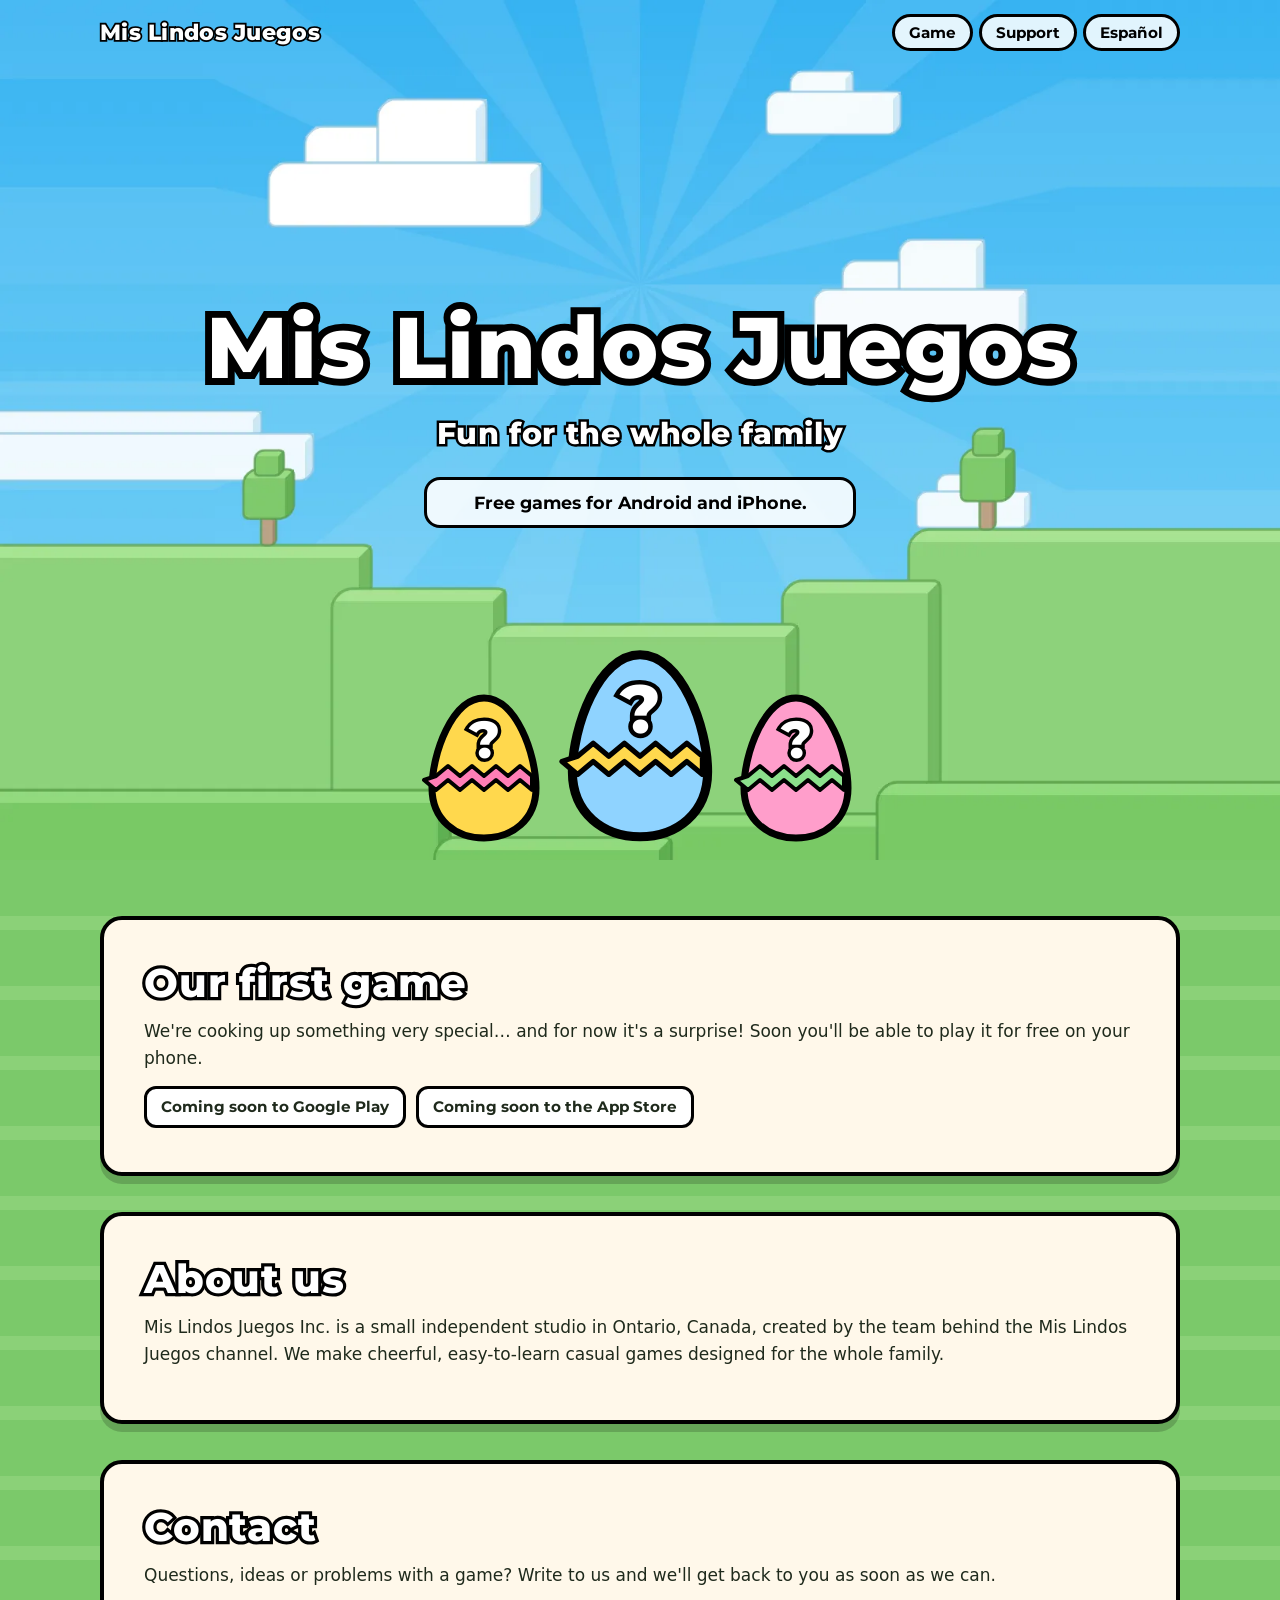
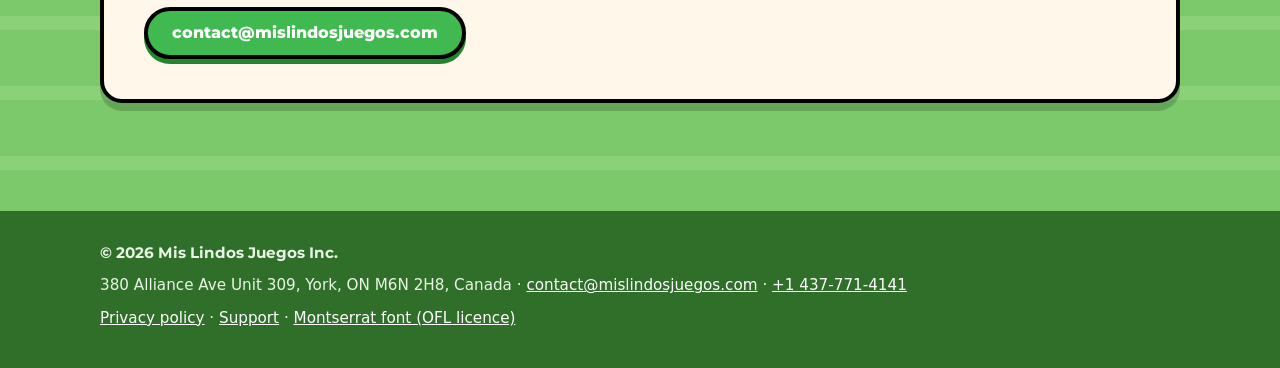
<file: index.html>
<!doctype html>
<html lang="es" data-lang="es">
<head>
  <meta charset="utf-8">
  <meta name="viewport" content="width=device-width, initial-scale=1">
  <title>Mis Lindos Juegos Inc. — Diversión para toda la familia</title>
  <meta name="description" content="Mis Lindos Juegos Inc.: juegos gratis para Android y iPhone. Diversión para toda la familia.">
  <link rel="icon" href="assets/img/favicon.svg" type="image/svg+xml">
  <link rel="apple-touch-icon" href="assets/img/apple-touch-icon.png">
  <link rel="stylesheet" href="assets/site.css">
  <meta property="og:title" content="Mis Lindos Juegos Inc.">
  <meta property="og:description" content="Diversión para toda la familia · Fun for the whole family">
  <meta property="og:image" content="https://mislindosjuegos.com/assets/img/apple-touch-icon.png">
</head>
<body>
  <header class="top">
    <div class="wrap">
      <a class="brand outline" href="./">Mis Lindos Juegos</a>
      <nav class="nav" aria-label="Principal">
        <a class="opt" href="#juego"><span lang="es">Juego</span><span lang="en">Game</span></a>
        <a href="support.html"><span lang="es">Soporte</span><span lang="en">Support</span></a>
        <button class="lang-btn" type="button">English</button>
      </nav>
    </div>
  </header>

  <main>
    <section class="hero">
      <div class="wrap">
        <h1 class="outline">Mis Lindos Juegos</h1>
        <p class="tag outline"><span lang="es">Diversión para toda la familia</span><span lang="en">Fun for the whole family</span></p>
        <p class="sub">
          <span lang="es">Juegos gratis para Android y iPhone.</span>
          <span lang="en">Free games for Android and iPhone.</span>
        </p>
      </div>
      <div class="parade" aria-hidden="true">
        <svg class="egg" viewBox="0 0 120 150" aria-hidden="true"><path d="M60 6C92 6 112 62 112 96c0 32-24 50-52 50S8 128 8 96C8 62 28 6 60 6z" fill="#ffd84d" stroke="#000" stroke-width="7"/><path d="M12 84l12-10 12 10 12-10 12 10 12-10 12 10 12-10 12 10v14l-12-10-12 10-12-10-12 10-12-10-12 10-12-10-12 10-12-10z" fill="#ff7eb6" stroke="#000" stroke-width="4" stroke-linejoin="round"/><text x="60" y="66" text-anchor="middle" font-family="Montserrat, Arial Black, sans-serif" font-weight="800" font-size="52" fill="#fff" stroke="#000" stroke-width="7" paint-order="stroke fill">?</text></svg>
        <svg class="egg big" viewBox="0 0 120 150" aria-hidden="true"><path d="M60 6C92 6 112 62 112 96c0 32-24 50-52 50S8 128 8 96C8 62 28 6 60 6z" fill="#8fd3ff" stroke="#000" stroke-width="7"/><path d="M12 84l12-10 12 10 12-10 12 10 12-10 12 10 12-10 12 10v14l-12-10-12 10-12-10-12 10-12-10-12 10-12-10-12 10-12-10z" fill="#ffd84d" stroke="#000" stroke-width="4" stroke-linejoin="round"/><text x="60" y="66" text-anchor="middle" font-family="Montserrat, Arial Black, sans-serif" font-weight="800" font-size="52" fill="#fff" stroke="#000" stroke-width="7" paint-order="stroke fill">?</text></svg>
        <svg class="egg" viewBox="0 0 120 150" aria-hidden="true"><path d="M60 6C92 6 112 62 112 96c0 32-24 50-52 50S8 128 8 96C8 62 28 6 60 6z" fill="#ff9ecb" stroke="#000" stroke-width="7"/><path d="M12 84l12-10 12 10 12-10 12 10 12-10 12 10 12-10 12 10v14l-12-10-12 10-12-10-12 10-12-10-12 10-12-10-12 10-12-10z" fill="#8be08b" stroke="#000" stroke-width="4" stroke-linejoin="round"/><text x="60" y="66" text-anchor="middle" font-family="Montserrat, Arial Black, sans-serif" font-weight="800" font-size="52" fill="#fff" stroke="#000" stroke-width="7" paint-order="stroke fill">?</text></svg>
      </div>
    </section>

    <div class="ground">
      <div class="wrap">
        <section class="card" id="juego">
          <h2 class="outline"><span lang="es">Nuestro primer juego</span><span lang="en">Our first game</span></h2>
          <p lang="es">Estamos preparando algo muy especial… ¡y por ahora es una sorpresa! Muy pronto vas a poder jugarlo gratis en tu teléfono.</p>
          <p lang="en">We're cooking up something very special… and for now it's a surprise! Soon you'll be able to play it for free on your phone.</p>
          <div class="badges">
            <span class="badge"><span lang="es">Muy pronto en Google Play</span><span lang="en">Coming soon to Google Play</span></span>
            <span class="badge"><span lang="es">Muy pronto en App Store</span><span lang="en">Coming soon to the App Store</span></span>
          </div>
        </section>

        <section class="card">
          <h2 class="outline"><span lang="es">Sobre nosotros</span><span lang="en">About us</span></h2>
          <p lang="es">Mis Lindos Juegos Inc. es un pequeño estudio independiente de Ontario, Canadá, creado por el equipo del canal Mis Lindos Juegos. Hacemos juegos casuales, alegres y fáciles de aprender, pensados para jugar en familia.</p>
          <p lang="en">Mis Lindos Juegos Inc. is a small independent studio in Ontario, Canada, created by the team behind the Mis Lindos Juegos channel. We make cheerful, easy-to-learn casual games designed for the whole family.</p>
        </section>

        <section class="card" id="contacto">
          <h2 class="outline"><span lang="es">Contacto</span><span lang="en">Contact</span></h2>
          <p lang="es">¿Preguntas, ideas o problemas con un juego? Escríbenos y te respondemos lo antes posible.</p>
          <p lang="en">Questions, ideas or problems with a game? Write to us and we'll get back to you as soon as we can.</p>
          <a class="pill" href="mailto:contact@mislindosjuegos.com">contact@mislindosjuegos.com</a>
        </section>
      </div>
    </div>
  </main>

  <footer class="foot">
    <div class="wrap">
      <strong>© 2026 Mis Lindos Juegos Inc.</strong>
      <span>380 Alliance Ave Unit 309, York, ON M6N 2H8, Canada · <a href="mailto:contact@mislindosjuegos.com">contact@mislindosjuegos.com</a> · <a href="tel:+14377714141">+1 437-771-4141</a></span>
      <span>
        <a href="privacy.html"><span lang="es">Política de privacidad</span><span lang="en">Privacy policy</span></a> ·
        <a href="support.html"><span lang="es">Soporte</span><span lang="en">Support</span></a> ·
        <a href="assets/fonts/OFL.txt"><span lang="es">Fuente Montserrat (licencia OFL)</span><span lang="en">Montserrat font (OFL licence)</span></a>
      </span>
    </div>
  </footer>
  <script src="assets/site.js"></script>
</body>
</html>
</file>
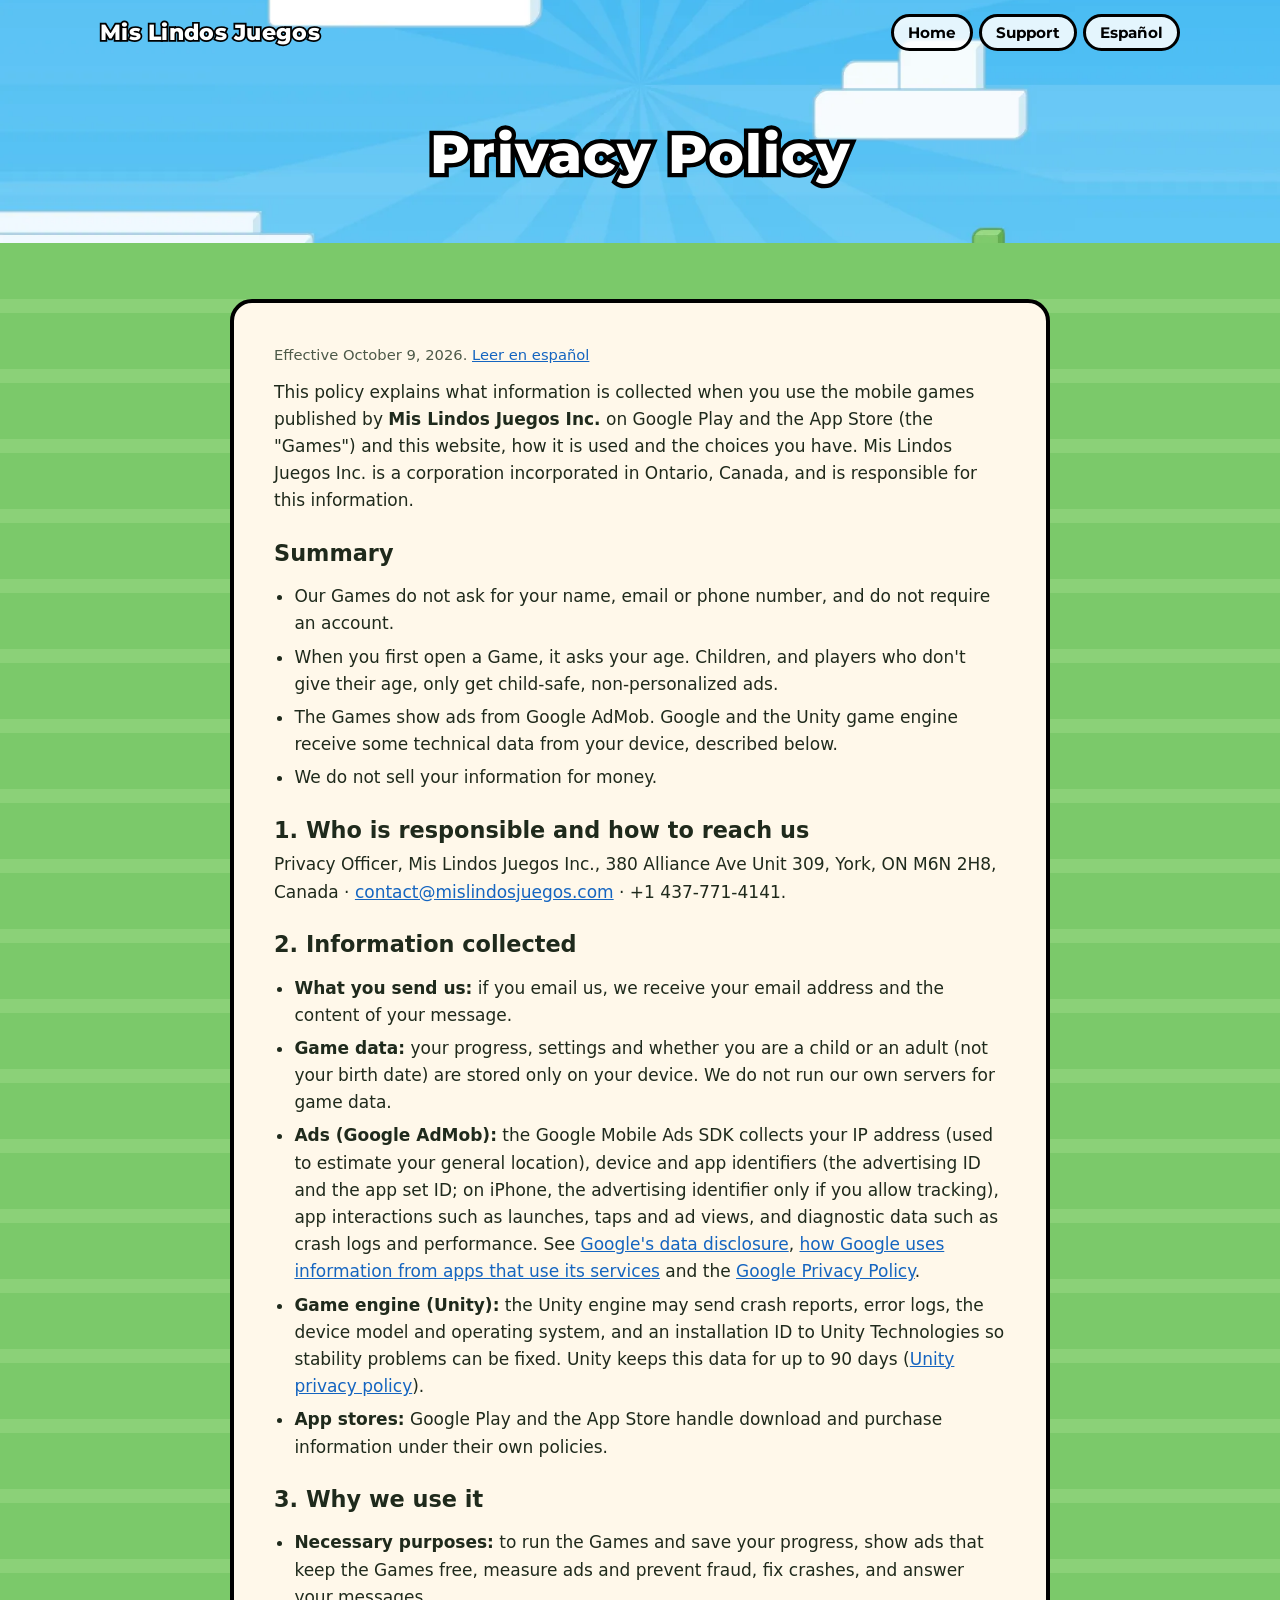
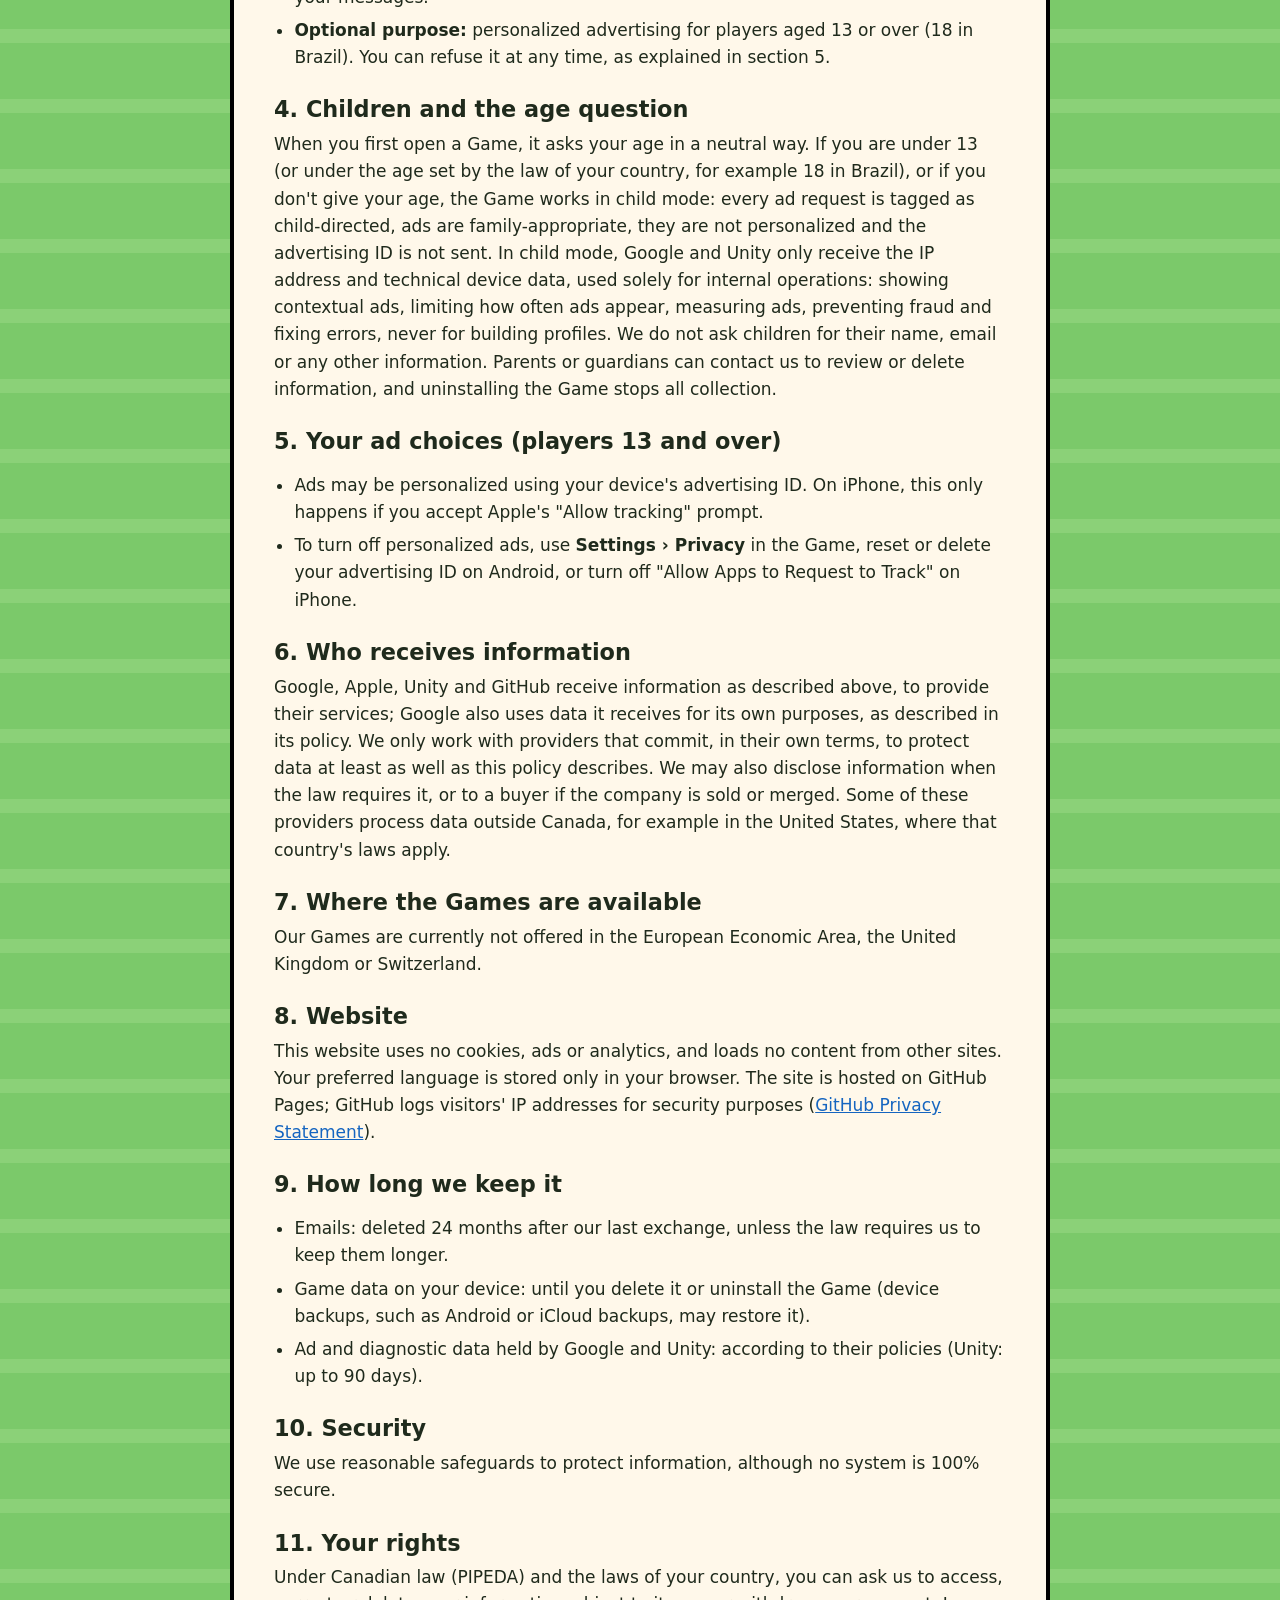
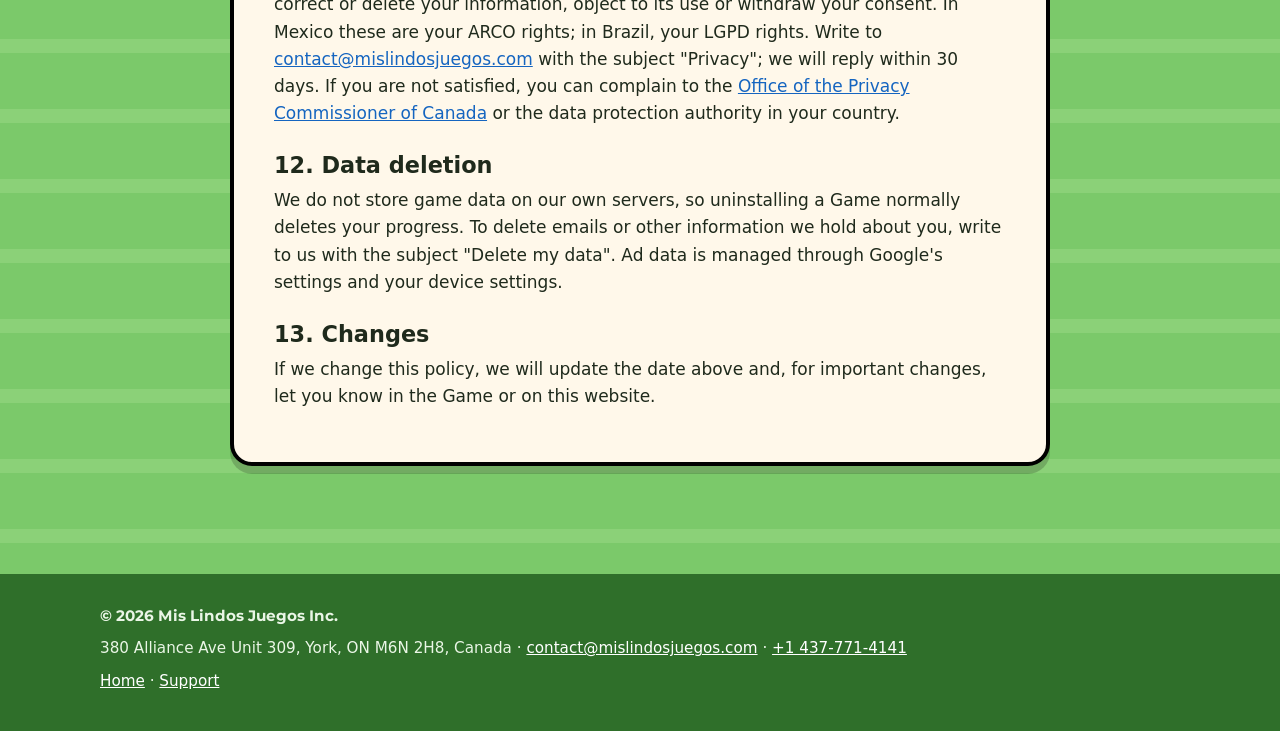
<file: privacy.html>
<!doctype html>
<html lang="en" data-lang="en">
<head>
  <meta charset="utf-8">
  <meta name="viewport" content="width=device-width, initial-scale=1">
  <title>Privacy Policy · Política de privacidad — Mis Lindos Juegos Inc.</title>
  <meta name="description" content="Privacy policy for Mis Lindos Juegos Inc. games and website. Política de privacidad de los juegos y del sitio web de Mis Lindos Juegos Inc.">
  <link rel="icon" href="assets/img/favicon.svg" type="image/svg+xml">
  <link rel="stylesheet" href="assets/site.css">
</head>
<body>
  <header class="top">
    <div class="wrap">
      <a class="brand outline" href="./">Mis Lindos Juegos</a>
      <nav class="nav" aria-label="Main">
        <a href="./"><span lang="es">Inicio</span><span lang="en">Home</span></a>
        <a href="support.html"><span lang="es">Soporte</span><span lang="en">Support</span></a>
        <button class="lang-btn" type="button">Español</button>
      </nav>
    </div>
  </header>

  <main>
    <section class="page-head">
      <h1 class="outline"><span lang="es">Política de privacidad</span><span lang="en">Privacy Policy</span></h1>
    </section>

    <div class="ground">
      <div class="wrap">

        <article class="card doc" lang="en">
          <p class="small">Effective October 9, 2026. <a href="#" onclick="document.querySelector('.lang-btn').click();return false;">Leer en español</a></p>
          <p>This policy explains what information is collected when you use the mobile games published by <strong>Mis Lindos Juegos Inc.</strong> on Google Play and the App Store (the "Games") and this website, how it is used and the choices you have. Mis Lindos Juegos Inc. is a corporation incorporated in Ontario, Canada, and is responsible for this information.</p>

          <h2>Summary</h2>
          <ul>
            <li>Our Games do not ask for your name, email or phone number, and do not require an account.</li>
            <li>When you first open a Game, it asks your age. Children, and players who don't give their age, only get child-safe, non-personalized ads.</li>
            <li>The Games show ads from Google AdMob. Google and the Unity game engine receive some technical data from your device, described below.</li>
            <li>We do not sell your information for money.</li>
          </ul>

          <h2>1. Who is responsible and how to reach us</h2>
          <p>Privacy Officer, Mis Lindos Juegos Inc., 380 Alliance Ave Unit 309, York, ON M6N 2H8, Canada · <a href="mailto:contact@mislindosjuegos.com?subject=Privacy">contact@mislindosjuegos.com</a> · +1 437-771-4141.</p>

          <h2>2. Information collected</h2>
          <ul>
            <li><strong>What you send us:</strong> if you email us, we receive your email address and the content of your message.</li>
            <li><strong>Game data:</strong> your progress, settings and whether you are a child or an adult (not your birth date) are stored only on your device. We do not run our own servers for game data.</li>
            <li><strong>Ads (Google AdMob):</strong> the Google Mobile Ads SDK collects your IP address (used to estimate your general location), device and app identifiers (the advertising ID and the app set ID; on iPhone, the advertising identifier only if you allow tracking), app interactions such as launches, taps and ad views, and diagnostic data such as crash logs and performance. See <a href="https://developers.google.com/admob/android/privacy/play-data-disclosure">Google's data disclosure</a>, <a href="https://policies.google.com/technologies/partner-sites">how Google uses information from apps that use its services</a> and the <a href="https://policies.google.com/privacy">Google Privacy Policy</a>.</li>
            <li><strong>Game engine (Unity):</strong> the Unity engine may send crash reports, error logs, the device model and operating system, and an installation ID to Unity Technologies so stability problems can be fixed. Unity keeps this data for up to 90 days (<a href="https://unity.com/legal/game-player-and-app-user-privacy-policy">Unity privacy policy</a>).</li>
            <li><strong>App stores:</strong> Google Play and the App Store handle download and purchase information under their own policies.</li>
          </ul>

          <h2>3. Why we use it</h2>
          <ul>
            <li><strong>Necessary purposes:</strong> to run the Games and save your progress, show ads that keep the Games free, measure ads and prevent fraud, fix crashes, and answer your messages.</li>
            <li><strong>Optional purpose:</strong> personalized advertising for players aged 13 or over (18 in Brazil). You can refuse it at any time, as explained in section 5.</li>
          </ul>

          <h2>4. Children and the age question</h2>
          <p>When you first open a Game, it asks your age in a neutral way. If you are under 13 (or under the age set by the law of your country, for example 18 in Brazil), or if you don't give your age, the Game works in child mode: every ad request is tagged as child-directed, ads are family-appropriate, they are not personalized and the advertising ID is not sent. In child mode, Google and Unity only receive the IP address and technical device data, used solely for internal operations: showing contextual ads, limiting how often ads appear, measuring ads, preventing fraud and fixing errors, never for building profiles. We do not ask children for their name, email or any other information. Parents or guardians can contact us to review or delete information, and uninstalling the Game stops all collection.</p>

          <h2>5. Your ad choices (players 13 and over)</h2>
          <ul>
            <li>Ads may be personalized using your device's advertising ID. On iPhone, this only happens if you accept Apple's "Allow tracking" prompt.</li>
            <li>To turn off personalized ads, use <strong>Settings › Privacy</strong> in the Game, reset or delete your advertising ID on Android, or turn off "Allow Apps to Request to Track" on iPhone.</li>
          </ul>

          <h2>6. Who receives information</h2>
          <p>Google, Apple, Unity and GitHub receive information as described above, to provide their services; Google also uses data it receives for its own purposes, as described in its policy. We only work with providers that commit, in their own terms, to protect data at least as well as this policy describes. We may also disclose information when the law requires it, or to a buyer if the company is sold or merged. Some of these providers process data outside Canada, for example in the United States, where that country's laws apply.</p>

          <h2>7. Where the Games are available</h2>
          <p>Our Games are currently not offered in the European Economic Area, the United Kingdom or Switzerland.</p>

          <h2>8. Website</h2>
          <p>This website uses no cookies, ads or analytics, and loads no content from other sites. Your preferred language is stored only in your browser. The site is hosted on GitHub Pages; GitHub logs visitors' IP addresses for security purposes (<a href="https://docs.github.com/site-policy/privacy-policies/github-general-privacy-statement">GitHub Privacy Statement</a>).</p>

          <h2>9. How long we keep it</h2>
          <ul>
            <li>Emails: deleted 24 months after our last exchange, unless the law requires us to keep them longer.</li>
            <li>Game data on your device: until you delete it or uninstall the Game (device backups, such as Android or iCloud backups, may restore it).</li>
            <li>Ad and diagnostic data held by Google and Unity: according to their policies (Unity: up to 90 days).</li>
          </ul>

          <h2>10. Security</h2>
          <p>We use reasonable safeguards to protect information, although no system is 100% secure.</p>

          <h2>11. Your rights</h2>
          <p>Under Canadian law (PIPEDA) and the laws of your country, you can ask us to access, correct or delete your information, object to its use or withdraw your consent. In Mexico these are your ARCO rights; in Brazil, your LGPD rights. Write to <a href="mailto:contact@mislindosjuegos.com?subject=Privacy">contact@mislindosjuegos.com</a> with the subject "Privacy"; we will reply within 30 days. If you are not satisfied, you can complain to the <a href="https://www.priv.gc.ca/en/">Office of the Privacy Commissioner of Canada</a> or the data protection authority in your country.</p>

          <h2>12. Data deletion</h2>
          <p>We do not store game data on our own servers, so uninstalling a Game normally deletes your progress. To delete emails or other information we hold about you, write to us with the subject "Delete my data". Ad data is managed through Google's settings and your device settings.</p>

          <h2>13. Changes</h2>
          <p>If we change this policy, we will update the date above and, for important changes, let you know in the Game or on this website.</p>
        </article>

        <article class="card doc" lang="es">
          <p class="small">Vigente desde el 9 de octubre de 2026. <a href="#" onclick="document.querySelector('.lang-btn').click();return false;">Read in English</a></p>
          <p>Esta política explica qué información se recoge cuando usas los juegos móviles que <strong>Mis Lindos Juegos Inc.</strong> publica en Google Play y en la App Store (los "Juegos") y este sitio web, cómo se usa y qué opciones tienes. Mis Lindos Juegos Inc. es una sociedad constituida en Ontario, Canadá, y es la responsable de esta información.</p>

          <h2>En resumen</h2>
          <ul>
            <li>Nuestros Juegos no te piden nombre, correo ni teléfono, y no requieren crear una cuenta.</li>
            <li>La primera vez que abres un Juego, te pregunta tu edad. Los niños, y quienes no indican su edad, solo ven anuncios aptos para menores y no personalizados.</li>
            <li>Los Juegos muestran anuncios de Google AdMob. Google y el motor de juegos Unity reciben algunos datos técnicos de tu dispositivo, que se explican abajo.</li>
            <li>No vendemos tu información a cambio de dinero.</li>
          </ul>

          <h2>1. Responsable y cómo contactarnos</h2>
          <p>Responsable de privacidad, Mis Lindos Juegos Inc., 380 Alliance Ave Unit 309, York, ON M6N 2H8, Canadá · <a href="mailto:contact@mislindosjuegos.com?subject=Privacidad">contact@mislindosjuegos.com</a> · +1 437-771-4141.</p>

          <h2>2. Información que se recoge</h2>
          <ul>
            <li><strong>Lo que nos envías:</strong> si nos escribes, recibimos tu correo y el contenido de tu mensaje.</li>
            <li><strong>Datos del juego:</strong> tu progreso, tus ajustes y si eres menor o mayor de edad (no tu fecha de nacimiento) se guardan solo en tu dispositivo. No tenemos servidores propios para datos de juego.</li>
            <li><strong>Anuncios (Google AdMob):</strong> el SDK de anuncios de Google recoge tu dirección IP (con la que estima tu ubicación general), identificadores del dispositivo y de la app (el ID de publicidad y el ID del conjunto de apps; en iPhone, el identificador de publicidad solo si permites el rastreo), interacciones con la app como aperturas, toques y anuncios vistos, y datos de diagnóstico como errores y rendimiento. Más información: <a href="https://developers.google.com/admob/android/privacy/play-data-disclosure">declaración de datos de Google</a>, <a href="https://policies.google.com/technologies/partner-sites">cómo usa Google la información de las apps que usan sus servicios</a> y la <a href="https://policies.google.com/privacy">Política de privacidad de Google</a>.</li>
            <li><strong>Motor de juego (Unity):</strong> el motor Unity puede enviar a Unity Technologies reportes de fallos, registros de errores, el modelo del dispositivo y su sistema operativo, y un identificador de instalación, para corregir problemas de estabilidad. Unity guarda estos datos hasta 90 días (<a href="https://unity.com/legal/game-player-and-app-user-privacy-policy">política de privacidad de Unity</a>).</li>
            <li><strong>Tiendas de apps:</strong> Google Play y la App Store tratan la información de descargas y compras según sus propias políticas.</li>
          </ul>

          <h2>3. Para qué la usamos</h2>
          <ul>
            <li><strong>Finalidades necesarias:</strong> hacer funcionar los Juegos y guardar tu progreso, mostrar los anuncios que mantienen los Juegos gratis, medir los anuncios y prevenir fraudes, corregir fallos y responder tus mensajes.</li>
            <li><strong>Finalidad opcional:</strong> publicidad personalizada para jugadores de 13 años o más (18 en Brasil). Puedes negarte en cualquier momento, como se explica en la sección 5.</li>
          </ul>

          <h2>4. Niños y la pregunta de edad</h2>
          <p>La primera vez que abres un Juego, te pregunta tu edad de forma neutral. Si tienes menos de 13 años (o menos de la edad que fije la ley de tu país, por ejemplo 18 en Brasil), o si no indicas tu edad, el Juego funciona en modo para menores: todas las solicitudes de anuncios se marcan como dirigidas a menores, los anuncios son aptos para todo público, no son personalizados y no se envía el identificador de publicidad. En ese modo, Google y Unity solo reciben la dirección IP y datos técnicos del dispositivo, que se usan únicamente para operaciones internas: mostrar anuncios contextuales, limitar cuántas veces aparecen, medirlos, prevenir fraudes y corregir errores; nunca para crear perfiles. No pedimos a los niños su nombre, correo ni ningún otro dato. Madres, padres o tutores pueden escribirnos para revisar o borrar información, y desinstalar el Juego detiene toda recogida.</p>

          <h2>5. Tus opciones sobre anuncios (13 años o más)</h2>
          <ul>
            <li>Los anuncios pueden personalizarse con el ID de publicidad de tu dispositivo. En iPhone, solo si aceptas el aviso de Apple "Permitir rastreo".</li>
            <li>Para desactivar los anuncios personalizados, usa <strong>Ajustes › Privacidad</strong> dentro del Juego, restablece o borra tu ID de publicidad en Android, o desactiva "Permitir que las apps soliciten rastrearte" en iPhone.</li>
          </ul>

          <h2>6. Quién recibe información</h2>
          <p>Google, Apple, Unity y GitHub reciben información como se explica arriba, para prestar sus servicios; Google también usa los datos que recibe para sus propios fines, según su política. Solo trabajamos con proveedores que se comprometen, en sus propias condiciones, a proteger los datos al menos tan bien como describe esta política. También podemos revelar información cuando la ley lo exija, o a un comprador si la empresa se vende o se fusiona. Algunos de estos proveedores tratan datos fuera de Canadá, por ejemplo en Estados Unidos, donde se aplican las leyes de ese país.</p>

          <h2>7. Dónde están disponibles los Juegos</h2>
          <p>Por ahora, nuestros Juegos no se ofrecen en el Espacio Económico Europeo, el Reino Unido ni Suiza.</p>

          <h2>8. Sitio web</h2>
          <p>Este sitio no usa cookies, publicidad ni herramientas de análisis, y no carga contenido de otros sitios. Tu idioma preferido se guarda solo en tu navegador. El sitio está alojado en GitHub Pages; GitHub registra la dirección IP de los visitantes por motivos de seguridad (<a href="https://docs.github.com/site-policy/privacy-policies/github-general-privacy-statement">Declaración de privacidad de GitHub</a>).</p>

          <h2>9. Cuánto tiempo la guardamos</h2>
          <ul>
            <li>Correos: se borran 24 meses después de nuestro último intercambio, salvo que la ley nos obligue a guardarlos más tiempo.</li>
            <li>Datos de juego en tu dispositivo: hasta que los borres o desinstales el Juego (los respaldos del dispositivo, como los de Android o iCloud, pueden restaurarlos).</li>
            <li>Datos de anuncios y diagnóstico de Google y Unity: según sus políticas (Unity: hasta 90 días).</li>
          </ul>

          <h2>10. Seguridad</h2>
          <p>Usamos medidas razonables para proteger la información, aunque ningún sistema es 100% seguro.</p>

          <h2>11. Tus derechos</h2>
          <p>Según la ley canadiense (PIPEDA) y las leyes de tu país, puedes pedirnos acceder a tu información, corregirla, cancelarla u oponerte a su uso, y retirar tu consentimiento. En México son tus derechos ARCO; en Brasil, tus derechos según la LGPD. Escríbenos a <a href="mailto:contact@mislindosjuegos.com?subject=Privacidad">contact@mislindosjuegos.com</a> con el asunto "Privacidad"; te responderemos en un máximo de 30 días. Si no quedas conforme, puedes acudir a la <a href="https://www.priv.gc.ca/en/">Oficina del Comisionado de Privacidad de Canadá</a> o a la autoridad de protección de datos de tu país.</p>

          <h2>12. Eliminación de datos</h2>
          <p>No guardamos datos de juego en servidores propios, así que desinstalar un Juego normalmente borra tu progreso. Para borrar correos u otra información que tengamos de ti, escríbenos con el asunto "Eliminar mis datos". Los datos de anuncios se gestionan desde la configuración de Google y de tu dispositivo.</p>

          <h2>13. Cambios</h2>
          <p>Si cambiamos esta política, actualizaremos la fecha de arriba y, si el cambio es importante, lo avisaremos en el Juego o en este sitio.</p>
        </article>

      </div>
    </div>
  </main>

  <footer class="foot">
    <div class="wrap">
      <strong>© 2026 Mis Lindos Juegos Inc.</strong>
      <span>380 Alliance Ave Unit 309, York, ON M6N 2H8, Canada · <a href="mailto:contact@mislindosjuegos.com">contact@mislindosjuegos.com</a> · <a href="tel:+14377714141">+1 437-771-4141</a></span>
      <span><a href="./"><span lang="es">Inicio</span><span lang="en">Home</span></a> · <a href="support.html"><span lang="es">Soporte</span><span lang="en">Support</span></a></span>
    </div>
  </footer>
  <script src="assets/site.js"></script>
</body>
</html>
</file>
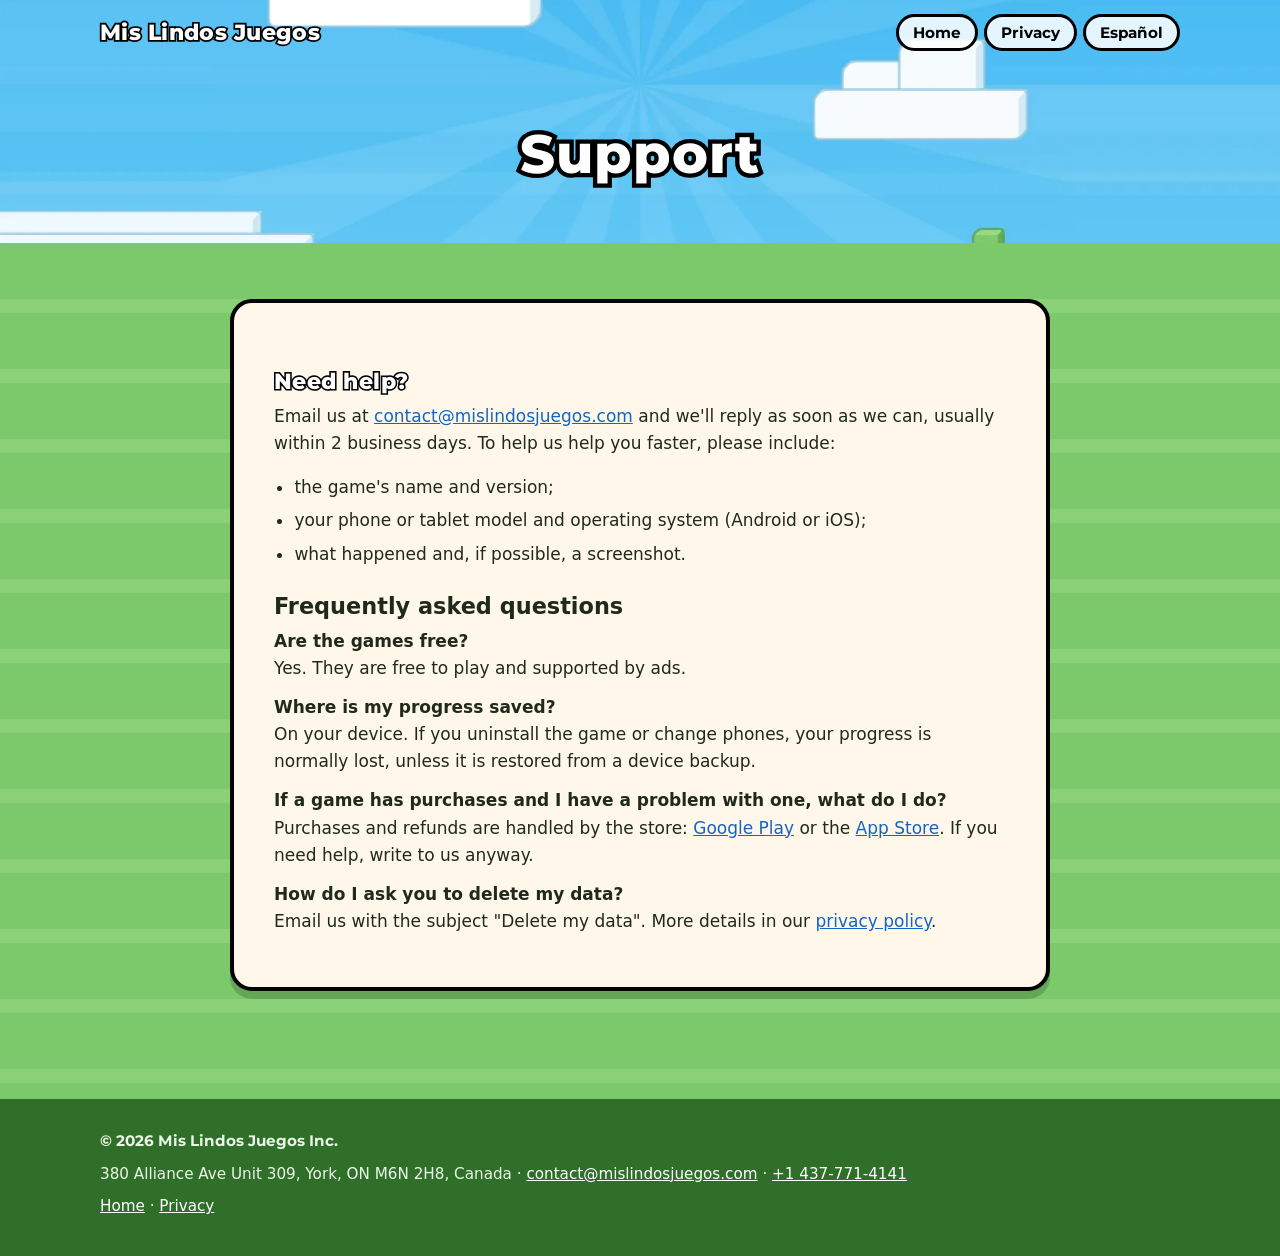
<file: support.html>
<!doctype html>
<html lang="en" data-lang="en">
<head>
  <meta charset="utf-8">
  <meta name="viewport" content="width=device-width, initial-scale=1">
  <title>Support · Soporte — Mis Lindos Juegos Inc.</title>
  <meta name="description" content="Ayuda y contacto para los juegos de Mis Lindos Juegos Inc. Help and contact for Mis Lindos Juegos Inc. games.">
  <link rel="icon" href="assets/img/favicon.svg" type="image/svg+xml">
  <link rel="stylesheet" href="assets/site.css">
</head>
<body>
  <header class="top">
    <div class="wrap">
      <a class="brand outline" href="./">Mis Lindos Juegos</a>
      <nav class="nav" aria-label="Principal">
        <a href="./"><span lang="es">Inicio</span><span lang="en">Home</span></a>
        <a href="privacy.html"><span lang="es">Privacidad</span><span lang="en">Privacy</span></a>
        <button class="lang-btn" type="button">Español</button>
      </nav>
    </div>
  </header>

  <main>
    <section class="page-head">
      <h1 class="outline"><span lang="es">Soporte</span><span lang="en">Support</span></h1>
    </section>

    <div class="ground">
      <div class="wrap">

        <article class="card doc" lang="en">
          <h2 class="outline">Need help?</h2>
          <p>Email us at <a href="mailto:contact@mislindosjuegos.com?subject=Support">contact@mislindosjuegos.com</a> and we'll reply as soon as we can, usually within 2 business days. To help us help you faster, please include:</p>
          <ul>
            <li>the game's name and version;</li>
            <li>your phone or tablet model and operating system (Android or iOS);</li>
            <li>what happened and, if possible, a screenshot.</li>
          </ul>

          <h2>Frequently asked questions</h2>
          <p><strong>Are the games free?</strong><br>Yes. They are free to play and supported by ads.</p>
          <p><strong>Where is my progress saved?</strong><br>On your device. If you uninstall the game or change phones, your progress is normally lost, unless it is restored from a device backup.</p>
          <p><strong>If a game has purchases and I have a problem with one, what do I do?</strong><br>Purchases and refunds are handled by the store: <a href="https://support.google.com/googleplay/answer/2479637">Google Play</a> or the <a href="https://support.apple.com/en-us/118223">App Store</a>. If you need help, write to us anyway.</p>
          <p><strong>How do I ask you to delete my data?</strong><br>Email us with the subject "Delete my data". More details in our <a href="privacy.html">privacy policy</a>.</p>
        </article>

        <article class="card doc" lang="es">
          <h2 class="outline">¿Necesitas ayuda?</h2>
          <p>Escríbenos a <a href="mailto:contact@mislindosjuegos.com?subject=Soporte">contact@mislindosjuegos.com</a> y te respondemos lo antes posible, normalmente en 2 días hábiles. Para ayudarte más rápido, cuéntanos:</p>
          <ul>
            <li>el nombre del juego y su versión;</li>
            <li>el modelo de tu teléfono o tablet y su sistema (Android o iOS);</li>
            <li>qué pasó y, si puedes, una captura de pantalla.</li>
          </ul>

          <h2>Preguntas frecuentes</h2>
          <p><strong>¿Los juegos son gratis?</strong><br>Sí. Se juegan gratis y se financian con anuncios.</p>
          <p><strong>¿Dónde se guarda mi progreso?</strong><br>En tu dispositivo. Si desinstalas el juego o cambias de teléfono, normalmente el progreso se pierde, salvo que se restaure desde un respaldo de tu dispositivo.</p>
          <p><strong>Si un juego tiene compras y tengo un problema con una, ¿qué hago?</strong><br>Las compras y los reembolsos los gestiona la tienda: <a href="https://support.google.com/googleplay/answer/2479637?hl=es-419">Google Play</a> o <a href="https://support.apple.com/es-mx/118223">App Store</a>. Si necesitas ayuda, escríbenos igual.</p>
          <p><strong>¿Cómo pido que borren mis datos?</strong><br>Escríbenos con el asunto "Eliminar mis datos". Más detalles en nuestra <a href="privacy.html">política de privacidad</a>.</p>
        </article>

      </div>
    </div>
  </main>

  <footer class="foot">
    <div class="wrap">
      <strong>© 2026 Mis Lindos Juegos Inc.</strong>
      <span>380 Alliance Ave Unit 309, York, ON M6N 2H8, Canada · <a href="mailto:contact@mislindosjuegos.com">contact@mislindosjuegos.com</a> · <a href="tel:+14377714141">+1 437-771-4141</a></span>
      <span><a href="./"><span lang="es">Inicio</span><span lang="en">Home</span></a> · <a href="privacy.html"><span lang="es">Privacidad</span><span lang="en">Privacy</span></a></span>
    </div>
  </footer>
  <script src="assets/site.js"></script>
</body>
</html>
</file>
<file: assets/site.css>
/* Mis Lindos Juegos Inc. — same look as the game: happy sky, blocky grass, white Montserrat with a black outline. */
@font-face { font-family: "Montserrat"; font-weight: 700; font-display: swap; src: url("fonts/Montserrat-Bold.woff") format("woff"); }
@font-face { font-family: "Montserrat"; font-weight: 800; font-display: swap; src: url("fonts/Montserrat-ExtraBold.woff") format("woff"); }

:root {
  --sky: #35b2f0;
  --sky-light: #7ccef5;
  --grass: #7bc96a;
  --grass-light: #8bd178;
  --grass-dark: #5fae4e;
  --cream: #fff8ea;
  --ink: #000;
  --text: #1f2a1c;
  --muted: #4d5a49;
  --green-btn: #3fb950;
  --green-btn-dark: #23862f;
  --radius: 22px;
  --max: 1080px;
}

* { box-sizing: border-box; }
html { scroll-behavior: smooth; }
body {
  margin: 0;
  background: var(--grass);
  color: var(--text);
  font: 17px/1.6 system-ui, -apple-system, "Segoe UI", Roboto, "Helvetica Neue", Arial, sans-serif;
}
img { max-width: 100%; height: auto; display: block; }
a { color: #1565c0; }

/* Language switch: the page carries both languages; only the active one is shown. */
html[data-lang="es"] [lang="en"]:not(html) { display: none !important; }
html[data-lang="en"] [lang="es"]:not(html) { display: none !important; }

.outline {
  font-family: "Montserrat", system-ui, sans-serif;
  font-weight: 800;
  color: #fff;
  -webkit-text-stroke: 0.16em var(--ink);
  paint-order: stroke fill;
  letter-spacing: 0.02em;
}

.wrap { width: min(100% - 32px, var(--max)); margin-inline: auto; }

/* Header */
.top {
  position: absolute; inset: 0 0 auto 0; z-index: 5;
  padding: 14px 0;
}
.top .wrap { display: flex; align-items: center; gap: 10px 16px; justify-content: space-between; flex-wrap: wrap; }
.brand { text-decoration: none; font-size: 1.35rem; line-height: 1.1; }
.nav { display: flex; align-items: center; gap: 6px; flex-wrap: wrap; justify-content: flex-end; }
.nav a, .lang-btn {
  font: 700 0.95rem/1 "Montserrat", system-ui, sans-serif;
  color: var(--ink); background: rgba(255,255,255,.85);
  border: 3px solid var(--ink); border-radius: 999px;
  padding: 8px 14px; text-decoration: none; cursor: pointer;
}
.nav a:hover, .lang-btn:hover { background: #fff; }

/* Hero */
.hero {
  position: relative;
  min-height: min(100vh, 860px);
  background: var(--sky) url("img/hero-sky.webp") center top / cover no-repeat;
  display: grid; place-items: center;
  padding: 110px 0 140px;
  text-align: center;
  overflow: hidden;
}
.hero h1 { margin: 0; font-size: clamp(2.4rem, 9vw, 5.4rem); line-height: 1.05; overflow-wrap: anywhere; }
.hero .tag { margin: 18px auto 0; font-size: clamp(1.2rem, 3.2vw, 1.9rem); }
.hero .sub {
  margin: 18px auto 0; max-width: 36ch;
  font: 700 1.1rem/1.45 "Montserrat", system-ui, sans-serif;
  color: var(--ink); background: rgba(255,255,255,.88);
  border: 3px solid var(--ink); border-radius: 16px; padding: 10px 16px;
}
.parade {
  position: absolute; left: 0; right: 0; bottom: 18px;
  display: flex; justify-content: center; align-items: flex-end; gap: clamp(4px, 1.5vw, 18px);
  padding: 0 12px;
}
.parade .egg { width: clamp(70px, 11vw, 120px); height: auto; animation: bob 3.2s ease-in-out infinite; overflow: visible; }
.parade .egg.big { width: clamp(92px, 14vw, 156px); animation-delay: -1.1s; }
.parade .egg:last-child { animation-delay: -2.1s; }
@keyframes bob { 0%, 100% { transform: translateY(0); } 50% { transform: translateY(-10px); } }
@media (prefers-reduced-motion: reduce) { .parade .egg { animation: none; } html { scroll-behavior: auto; } }

/* Grass sections */
.ground {
  background:
    repeating-linear-gradient(180deg, var(--grass) 0 56px, var(--grass-light) 56px 70px);
  padding: 56px 0 72px;
}
.card {
  background: var(--cream);
  border: 4px solid var(--ink);
  border-radius: var(--radius);
  box-shadow: 0 8px 0 rgba(0,0,0,.18);
  padding: clamp(22px, 4vw, 40px);
  margin: 0 auto 36px;
}
.card h2 { margin: 0 0 12px; font-size: clamp(1.7rem, 4.4vw, 2.5rem); line-height: 1.15; }
.card p { margin: 0 0 12px; }
.pill {
  display: inline-block; margin-top: 6px;
  font: 800 1rem/1 "Montserrat", system-ui, sans-serif;
  color: #fff; background: var(--green-btn);
  border: 4px solid var(--ink); border-radius: 999px;
  padding: 14px 24px; text-decoration: none;
  box-shadow: 0 5px 0 var(--green-btn-dark);
}
.pill:hover { filter: brightness(1.06); }
.badges { display: flex; gap: 10px; flex-wrap: wrap; margin: 14px 0 4px; }
.badge {
  font: 700 .95rem/1 "Montserrat", system-ui, sans-serif;
  background: #fff; border: 3px solid var(--ink); border-radius: 12px; padding: 10px 14px;
}

/* Legal pages */
.page-head {
  background: var(--sky) url("img/hero-sky.webp") center 30% / cover no-repeat;
  padding: 110px 0 46px; text-align: center;
}
.page-head h1 { margin: 0; font-size: clamp(2rem, 6vw, 3.4rem); }
.doc { max-width: 820px; }
.doc h2 { font-size: 1.4rem; margin: 26px 0 8px; }
.doc h2.outline { -webkit-text-stroke-width: 0.14em; }
.doc ul { padding-left: 1.2em; }
.doc li { margin-bottom: 6px; }
.small { color: var(--muted); font-size: .92rem; }

/* Footer */
.foot { background: #2f6f2a; color: #eaf6e6; padding: 30px 0 38px; font-size: .95rem; }
.foot a { color: #fff; }
.foot .wrap { display: grid; gap: 8px; }
.foot strong { font-family: "Montserrat", system-ui, sans-serif; }

@media (max-width: 560px) {
  .brand { font-size: 1.1rem; }
  .nav a.opt { display: none; }
  .nav a, .lang-btn { padding: 7px 11px; font-size: .88rem; }
  .hero { padding-top: 96px; }
}
</file>
